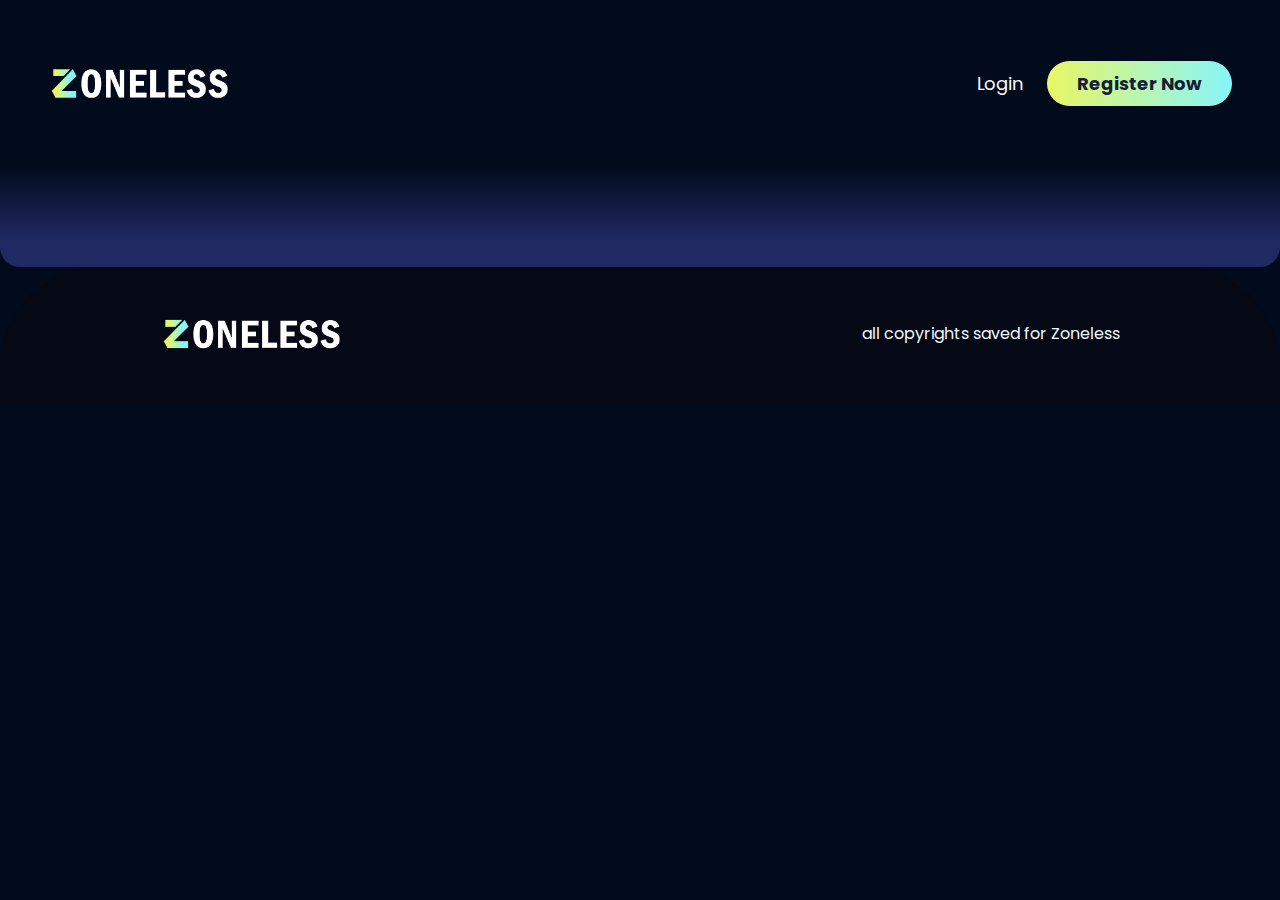
<file: moviePage.html>
<!DOCTYPE html>
<html lang="en">
<head>
    <meta charset="UTF-8">
    <meta name="viewport" content="width=device-width, initial-scale=1.0">
    <title>Moana 2</title>
    <link rel="stylesheet" href="moviePageStyle.css">
    <script defer src="moviePage.js"></script>
</head>
<body>

        <nav>
            <img src="logo.png" class="logo" alt="">

            <div class="notLogin">
                <a href="login.html" class="btn btn-2"> Login</a>
                <a href="signup.html" class="btn btn-3"> Register Now</a>
            </div>
            
        </nav>


        <div class="container">
            
        </div>

        <footer class="footer">
            <img src="logo.png" class="logo" alt="">
            <p>all copyrights saved for Zoneless</p>
        </footer>
    
    </body>
</html>
</file>
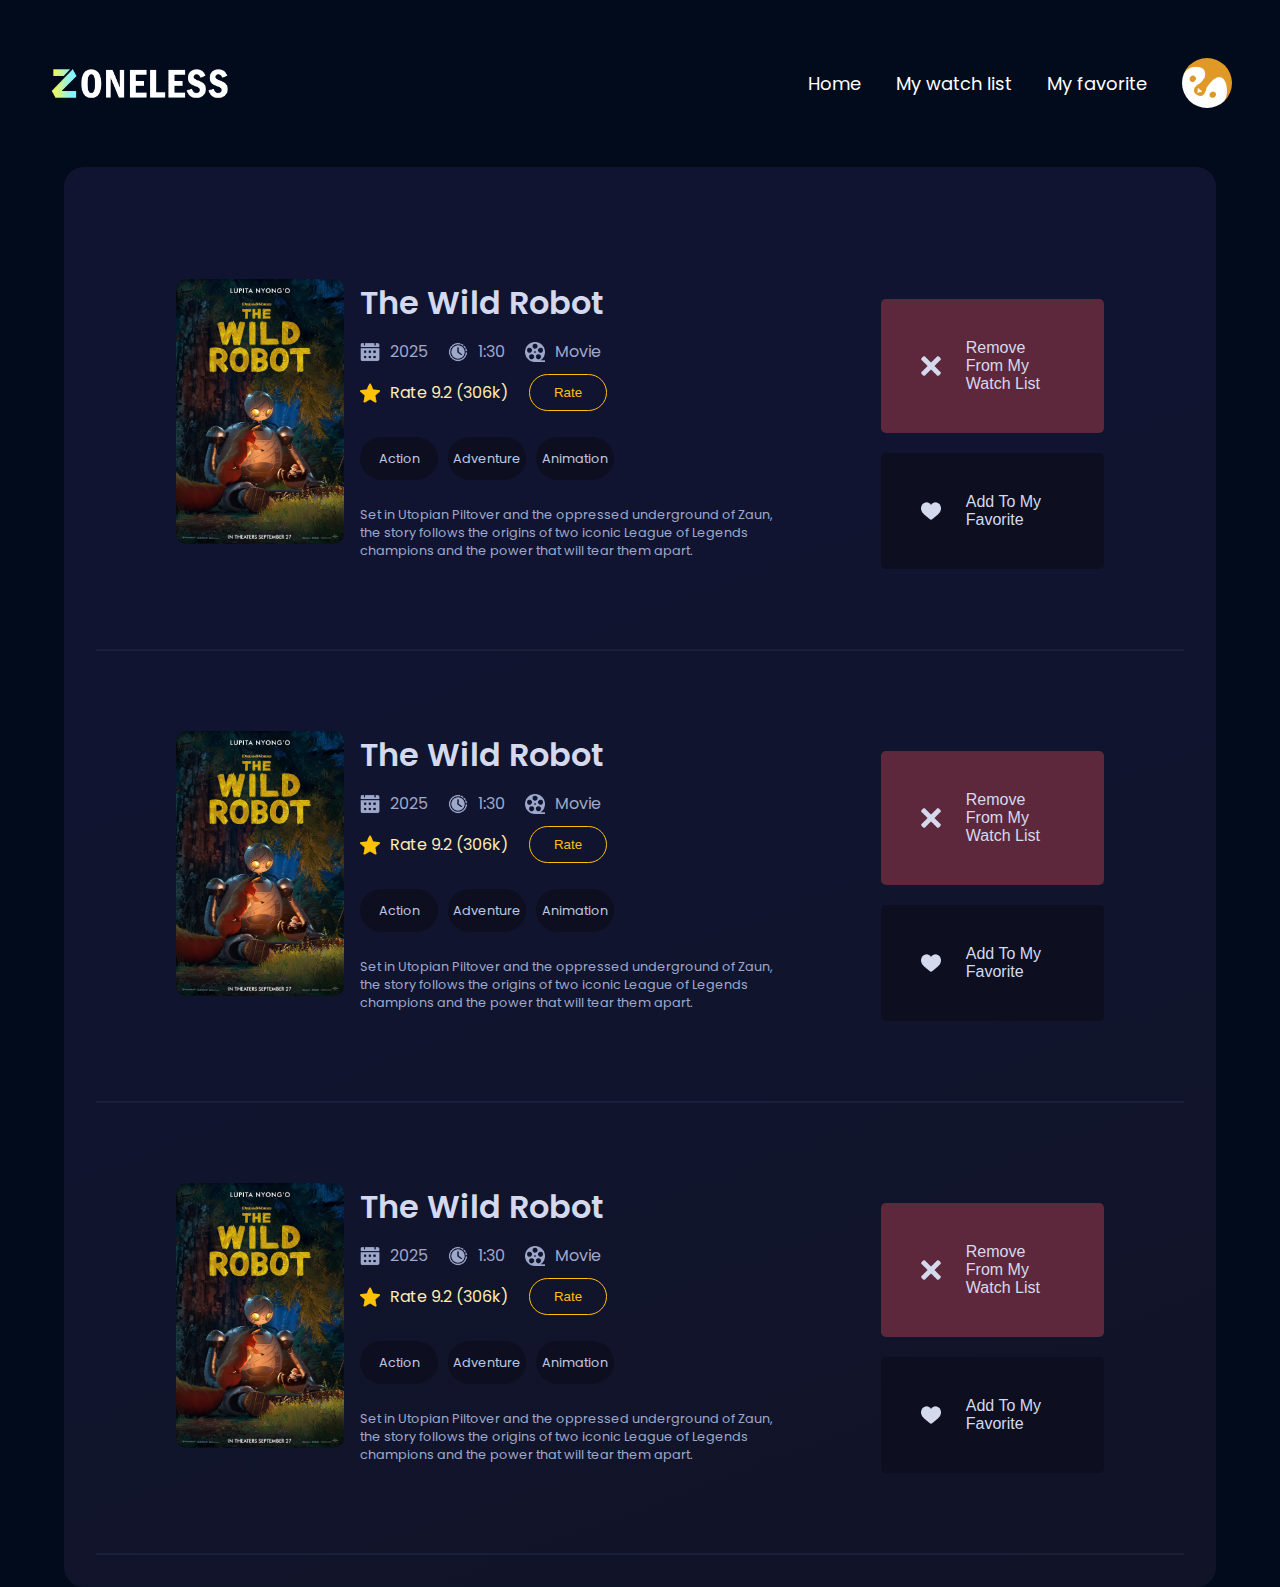
<file: watchList.html>
<!DOCTYPE html>
<html lang="en">
<head>
    <meta charset="UTF-8">
    <meta name="viewport" content="width=device-width, initial-scale=1.0">
    <title>Document</title>
    <link rel="stylesheet" href="list2.css" type="text/css">
</head>

<body>
    <div class="container">

        <nav>
        
            <img src="logo.png" class="logo" alt="">
    
            <div class="logedin">
                
                <a href="index.html" class="btn btn-1"> Home</a>
                <a href="watchList.html" class="btn btn-1"> My watch list</a>
                <a href="#" class="btn btn-1"> My favorite</a>
    
                <img class="profile-photo" src="img/userIcons/icon-1.png" width="50px" height="50px"> 
            </div>
            
        </nav>

        <div class="innerContainer">
            <div class="empty hide">
                <img src="img/ghost.png" width="200px">
                <p>add some movie to watch later</p>
            </div>

            <div class="movie-cards">

                <div class="one-card">
                    <div class="poster">
                        <img src="img/poster.jpg">
                    </div>

                    <div class="data">
                        <div class="part-one">
                            <p class="title">The Wild Robot</p>
                            <span class="data-set">
                                <p><img src="img/calendar.png" width="20px" height="20px">2025</p>
                                <p><img src="img/history.png" width="20px" height="20px">1:30</p>
                                <p><img src="img/film.png" width="20px" height="20px">Movie</p>
                            </span>

                            <span class="data-set">
                                <p id="rate-text"><img src="img/star.png" width="20px" height="20px">Rate 9.2 (306k)</p>
                                <button class="rate">Rate</button>
                            </span>
                        </div>
                        
                        <div class="partTow">
                            <p class="type">Action</p>
                            <p class="type">Adventure</p>
                            <p class="type">Animation</p>
                        </div>
                        <p class="description">Set in Utopian Piltover and the oppressed underground of Zaun, the story follows the origins of two iconic League of Legends champions and the power that will tear them apart.</p>
                    </div>

                    <div class="options">
                        <button class="towBtn wL"><img src="img/cross.png" width="20px" height="20px">Remove From My Watch List</button>
                        <button class="towBtn mF"><img src="img/ActivHeart.png" width="20px" height="20px"> Add To My Favorite</button>
                    </div>
                </div>


                <div class="one-card">
                    <div class="poster">
                        <img src="img/poster.jpg">
                    </div>

                    <div class="data">
                        <div class="part-one">
                            <p class="title">The Wild Robot</p>
                            <span class="data-set">
                                <p><img src="img/calendar.png" width="20px" height="20px">2025</p>
                                <p><img src="img/history.png" width="20px" height="20px">1:30</p>
                                <p><img src="img/film.png" width="20px" height="20px">Movie</p>
                            </span>

                            <span class="data-set">
                                <p id="rate-text"><img src="img/star.png" width="20px" height="20px">Rate 9.2 (306k)</p>
                                <button class="rate">Rate</button>
                            </span>
                        </div>
                        
                        <div class="partTow">
                            <p class="type">Action</p>
                            <p class="type">Adventure</p>
                            <p class="type">Animation</p>
                        </div>
                        <p class="description">Set in Utopian Piltover and the oppressed underground of Zaun, the story follows the origins of two iconic League of Legends champions and the power that will tear them apart.</p>
                    </div>

                    <div class="options">
                        <button class="towBtn wL"><img src="img/cross.png" width="20px" height="20px">Remove From My Watch List</button>
                        <button class="towBtn mF"><img src="img/ActivHeart.png" width="20px" height="20px"> Add To My Favorite</button>
                    </div>
                </div>


                <div class="one-card">
                    <div class="poster">
                        <img src="img/poster.jpg">
                    </div>

                    <div class="data">
                        <div class="part-one">
                            <p class="title">The Wild Robot</p>
                            <span class="data-set">
                                <p><img src="img/calendar.png" width="20px" height="20px">2025</p>
                                <p><img src="img/history.png" width="20px" height="20px">1:30</p>
                                <p><img src="img/film.png" width="20px" height="20px">Movie</p>
                            </span>

                            <span class="data-set">
                                <p id="rate-text"><img src="img/star.png" width="20px" height="20px">Rate 9.2 (306k)</p>
                                <button class="rate">Rate</button>
                            </span>
                        </div>
                        
                        <div class="partTow">
                            <p class="type">Action</p>
                            <p class="type">Adventure</p>
                            <p class="type">Animation</p>
                        </div>
                        <p class="description">Set in Utopian Piltover and the oppressed underground of Zaun, the story follows the origins of two iconic League of Legends champions and the power that will tear them apart.</p>
                    </div>

                    <div class="options">
                        <button class="towBtn wL"><img src="img/cross.png" width="20px" height="20px">Remove From My Watch List</button>
                        <button class="towBtn mF"><img src="img/ActivHeart.png" width="20px" height="20px"> Add To My Favorite</button>
                    </div>
                </div>
            </div>
        </div>


    </div>
    
</body>
</html>
</file>
<file: moviePageStyle.css>
@import url('https://fonts.googleapis.com/css2?family=Poppins:ital,wght@0,100;0,200;0,300;0,400;0,500;0,600;0,700;0,800;0,900;1,100;1,200;1,300;1,400;1,500;1,600;1,700;1,800;1,900&display=swap');

*,
*::before,
*::after {
    box-sizing: border-box;
    margin: 0;
    padding: 0;
}



body {
    background-color: #020b1c;
    font-family: "Poppins", sans-serif;
}

.header {
    width: 100%;
}


nav {


    width: 100%;

    display: flex;
    align-items: center;
    justify-content: space-between;
    padding: 3rem;

    /*backdrop-filter: blur(10px); /* For older versions of Safari */


    @media(width <=40em) {
        padding: 1rem;
    }

}

.logo {
    width: 180px;

    @media(width <=40em) {
        width: 100px;
    }
}

.btn {
    margin-left: 5px;
    text-decoration: none;
    padding: 10px 15px;
    color: white;
    text-align: center;
    font-size: 18px;
    transition: 0.3s;
    font-family: "Poppins", sans-serif;

}

.profile-photo {
    border-radius: 100px;
    margin-left: 20px;
}

.logedin {
    display: flex;
    align-items: center;
    justify-content: center;
}

.btn-3 {
    font-weight: bold;
    color: #171c3b;
    background: linear-gradient(90deg, var(--c1, #eaf665), var(--c2, #85f5fd) 51%, var(--c1, #eaf665)) var(--x, 0)/ 200%;
    border-radius: 30px;
    padding: 10px 30px;

    @media(width <=40em) {
        display: none;
    }
}

.btn:hover {
    --x: 100%;
}

.btn-3 {
    --c1: #eaf665;
    --c2: #85f5fd;
}

.btn-2:hover {
    color: #85f5fd;
}

.btn-1:hover {
    color: #85f5fd;
}




.container {

    width: 100%;
    margin: 0 auto;
    padding: 50px;
    border-radius: 0px 0px 20px 20px;
    background: rgb(17, 20, 39);
    background: linear-gradient(180deg, #020b1c 0%, rgb(32, 41, 98) 74%);
}

.footer {
    display: flex;
    align-items: center;
    justify-content: space-between;
    color: aliceblue;

    border-radius: 100px 100px 0 0;
    width: 100%;
    background-color: #050815;
    padding: 2rem 10rem;
}


  .one-card{
    width: 100%;
    padding: 5rem;
    align-items: start;

    display: flex;
}


.poster img{
    width: 260px;
    border-radius: 10px;
}

.data{
    width: 70%;
    margin-left: 1rem;
}

.rate{
    text-align: center;
    cursor: pointer;
    border: 1px solid #ffc107;
    color: #ffc107;
    background: none;
    padding: 10px;
    width: 15%;
    border-radius: 50px;
    transition: 0.3s;
}

#rate-text{
    color: #ffecb3;
}

.rate:hover{
    color: #1b1f3a;
    background: #ffc107;
}


.title{
    font-size: 3rem;
    font-weight: 600;
    margin-bottom: 0.8rem;
    color: #ffffff;
}

.data-set, p{
    display: flex;
    align-items: center;
}

.data-set img{
    margin-right: 10px;
}

.part-one span{
    gap: 20px;
    color: #9ea8cb;
}

.part-one span:last-child{
    margin-top: 10px;
}

.partTow{
    margin-top: 1.6rem;
    display: flex;
    gap: 10px;
}

.partTow p{
    padding: 0.8rem;
    width: 15%;
    background-color: #0d0f20;
    border-radius: 50px;
    font-size: 0.8rem;
    justify-content: center;
    color: #bdc6e3;
}

.description{
    margin-top: 1.6rem;
    width: 80%;
    font-size: 0.8rem;
    color: #9ea8cb;
}




.modal {
    display: none; /* Hidden by default */
    position: fixed; /* Stay in place */
    z-index: 1; /* Sit on top */
    padding-top: 100px; /* Location of the box */
    left: 0;
    top: 0;
    width: 100%; /* Full width */
    height: 100%; /* Full height */
    overflow: auto; /* Enable scroll if needed */
    background-color: rgb(0,0,0); /* Fallback color */
    background-color: rgba(7, 6, 15, 0.637); /* Black w/ opacity */
  }
  
  .rateCon{
    display: flex;
    flex-direction: column;
    align-items: center;
    justify-content: center;
    height: 100%;
  }


  /* Modal Content */
  .modal-content {
    background-color: #25283d;
    display: flex;
    flex-direction: column;
    border-radius: 10px;
    margin: auto;
    margin-top: 10rem;
    padding: 20px;
    width: 30%;
    height: 30%;
  }
  

.closeC{
    display: flex;
    align-items: center;
    justify-content: end;
}

  /* The Close Button */
  .close {

    color: #aaaaaa;
    font-size: 28px;
    font-weight: bold;
  }
  
  .close:hover,
  .close:focus {
    color: #000;
    text-decoration: none;
    cursor: pointer;
  }

.rateThis{
    color:#ffc700 ;
    font-weight: 600;
    font-size: 2rem;
}
  .rateCon{
    float: left;
    padding: 0 10px;

}
.rateStrars:not(:checked) > input {
    position:absolute;
    top:-9999px;
}
.rateStrars:not(:checked) > label {
    float:right;
    width:1em;
    overflow:hidden;
    white-space:nowrap;
    cursor:pointer;
    font-size:30px;
    color:#ccc;
}
.rateStrars:not(:checked) > label:before {
    content: '★ ';
}
.rateStrars > input:checked ~ label {
    color: #ffc700;    
}
.rateStrars:not(:checked) > label:hover,
.rateStrars:not(:checked) > label:hover ~ label {
    color: #deb217;  
}
.rateStrars > input:checked + label:hover,
.rateStrars > input:checked + label:hover ~ label,
.rateStrars > input:checked ~ label:hover,
.rateStrars > input:checked ~ label:hover ~ label,
.rateStrars > label:hover ~ input:checked ~ label {
    color: #c59b08;
}
</file>
<file: list2.css>
@import url('https://fonts.googleapis.com/css2?family=Poppins:ital,wght@0,100;0,200;0,300;0,400;0,500;0,600;0,700;0,800;0,900;1,100;1,200;1,300;1,400;1,500;1,600;1,700;1,800;1,900&display=swap');

*, *::before, *::after {
    box-sizing: border-box;
    margin: 0;
    padding: 0;
  }

body{
    
    background-color: #020b1c;
    font-family: "Poppins", sans-serif;
}

.innerContainer{
    width: 100%;
    
    display: flex;
    align-items: center;
    justify-content: center;

    color: #d4d9ed;
}

nav{

    width: 100%;

    display: flex;
    align-items: center;
    justify-content: space-between;
    padding: 3rem;

    /*backdrop-filter: blur(10px); /* For older versions of Safari */


    @media(width <= 40em){
        padding: 1rem;
    }
    
}

.logo{
    width: 180px;

    @media(width <= 40em){
        width: 100px;
    }
}

.btn{
    margin-left: 5px;
    text-decoration: none;
    padding: 10px 15px;
    color: white;
    text-align: center;
    font-size: 18px;
    transition: 0.3s;
    font-family: "Poppins", sans-serif;
    
}

.profile-photo{
    border-radius: 100px;
    margin-left: 20px;
}

.logedin{
    display: flex;
    align-items: center;
    justify-content: center;
}

.btn-3{
    font-weight: bold;
    color:#171c3b;
    background: linear-gradient(90deg, var(--c1, #eaf665), var(--c2, #85f5fd) 51%, var(--c1, #eaf665)) var(--x, 0)/ 200%;
    border-radius: 30px;
    padding: 10px 30px;

    @media(width <= 40em){
        display: none;
    }
}

.btn:hover { --x: 100%; }

.btn-3{
    --c1: #eaf665;
    --c2: #85f5fd;
}

.btn-2:hover{
    color: #85f5fd;
}

.btn-1:hover{
    color: #85f5fd;
}


.hide{
    display: none;
}


.movie-cards{
    width: 90%;
    
    display: flex;
    flex-direction: column;
    align-items: center;
    justify-content: center;
    border-radius: 20px;

    padding: 2rem;
    background: rgb(17,20,39);
    background: linear-gradient(339deg, rgba(17,20,39,1) 0%, rgb(16, 20, 49) 74%);
}

.one-card{
    width: 100%;
    padding: 5rem;
    border-bottom: 2px solid #1b1f3a;
    align-items: start;

    display: flex;
}


.poster img{
    width: 168px;
    border-radius: 10px;
}

.data{
    width: 70%;
    margin-left: 1rem;
}

.rate{
    text-align: center;
    cursor: pointer;
    border: 1px solid #ffc107;
    color: #ffc107;
    background: none;
    padding: 10px;
    width: 15%;
    border-radius: 50px;
    transition: 0.3s;
}

#rate-text{
    color: #ffecb3;
}

.rate:hover{
    color: #1b1f3a;
    background: #ffc107;
}


.title{
    font-size: 2rem;
    font-weight: 600;
    margin-bottom: 0.8rem;
}

.data-set, p{
    display: flex;
    align-items: center;
}

.data-set img{
    margin-right: 10px;
}

.part-one span{
    gap: 20px;
    color: #9ea8cb;
}

.part-one span:last-child{
    margin-top: 10px;
}

.partTow{
    margin-top: 1.6rem;
    display: flex;
    gap: 10px;
}

.partTow p{
    padding: 0.8rem;
    width: 15%;
    background-color: #0d0f20;
    border-radius: 50px;
    font-size: 0.8rem;
    justify-content: center;
    color: #bdc6e3;
}

.description{
    margin-top: 1.6rem;
    width: 80%;
    font-size: 0.8rem;
    color: #9ea8cb;
}

.options{
    width: 30%;
}

.towBtn{
    display: flex;
    gap: 5px;
    align-items: center;
    text-align: left;
    color: #d4d9ed;
    font-size: 1rem;
    font-weight: 500;
    border: none;
    width: 100%;
    border-radius: 5px;
    padding: 2.5rem;
    margin-top: 20px;
    cursor: pointer;
}

.towBtn img{
    margin-right: 20px;
}

.wL{
    background: #5e283c;
    transition: 0.3s;
}

.mF{
    background: #0d0f20;
    transition: 0.3s;
}


.wL:hover {
    background: #7b334e;
}

.mF:hover {
    background: linear-gradient(339deg, rgb(29, 34, 66) 0%, rgb(24, 30, 74) 74%);
}

.fActivited {
    background: linear-gradient(339deg, rgb(29, 34, 66) 0%, rgb(24, 30, 74) 74%);
    border: 2px #1f2651 solid;
}
</file>
